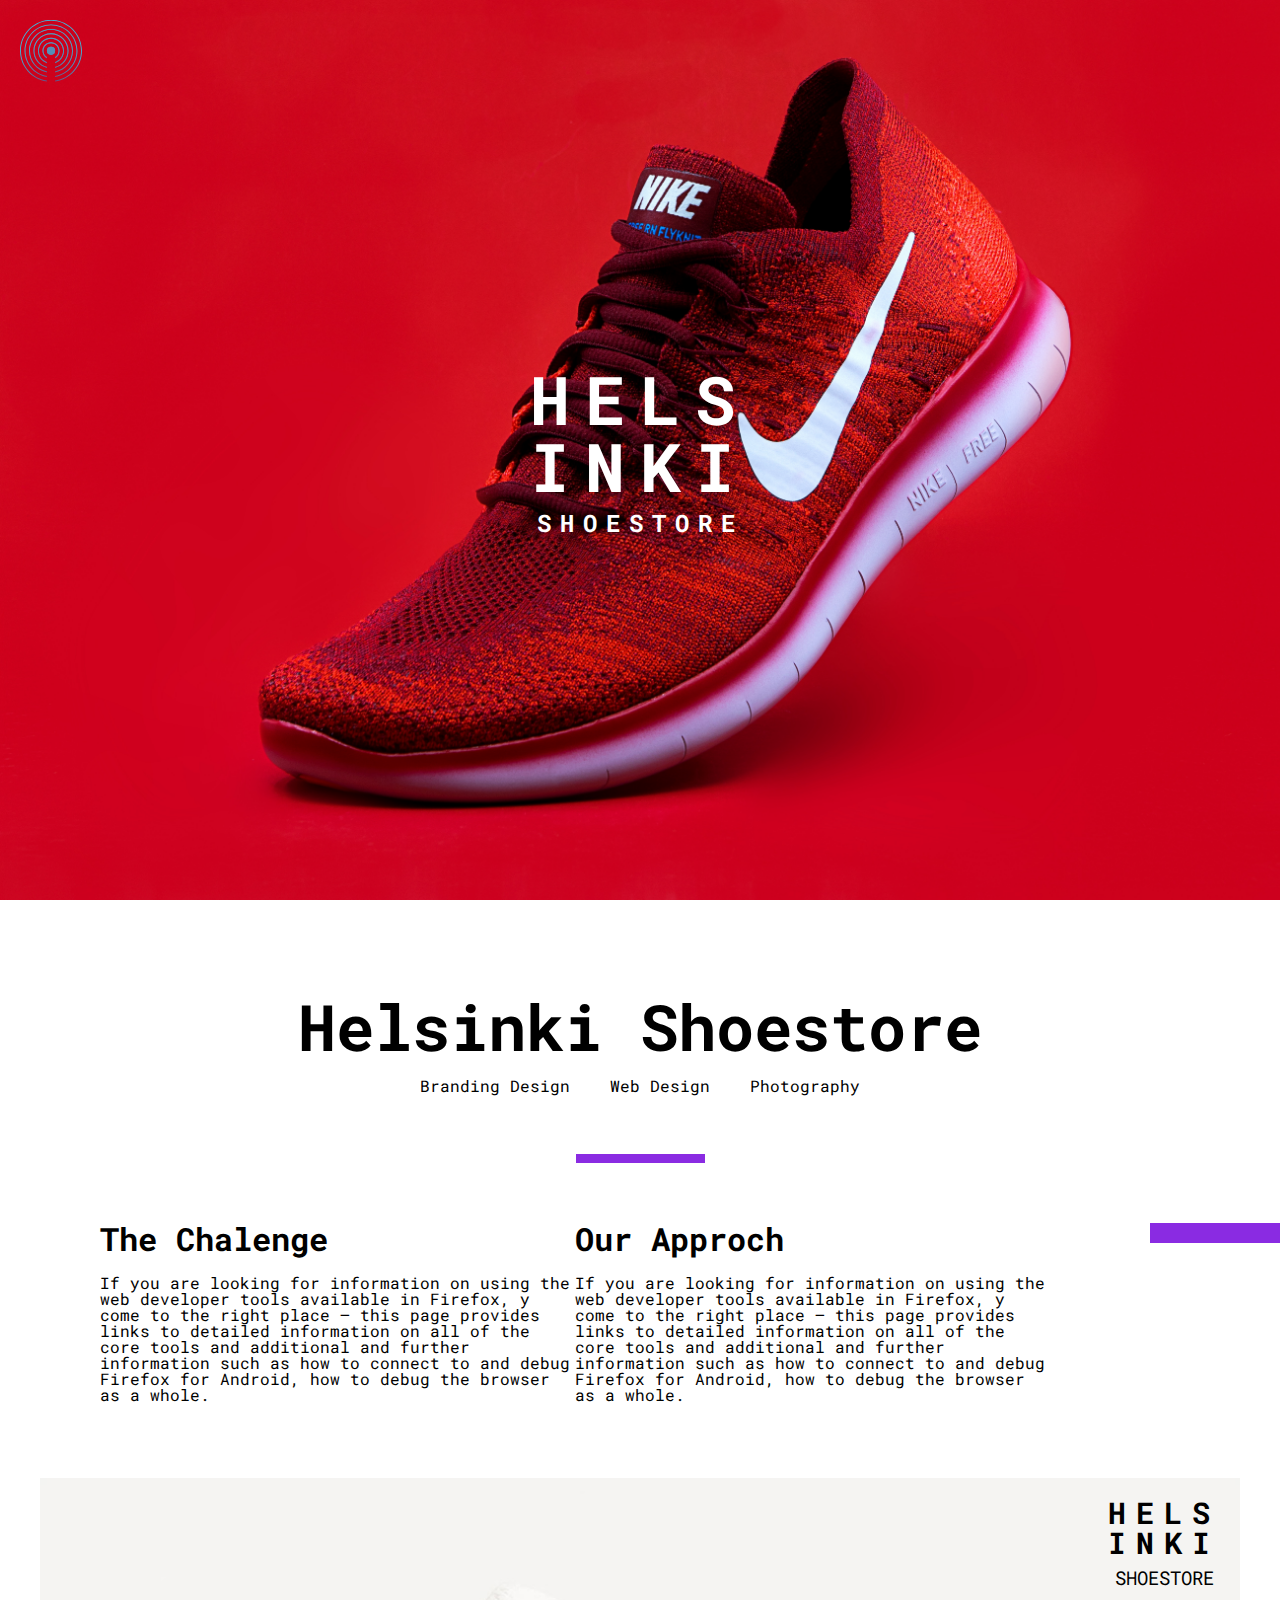
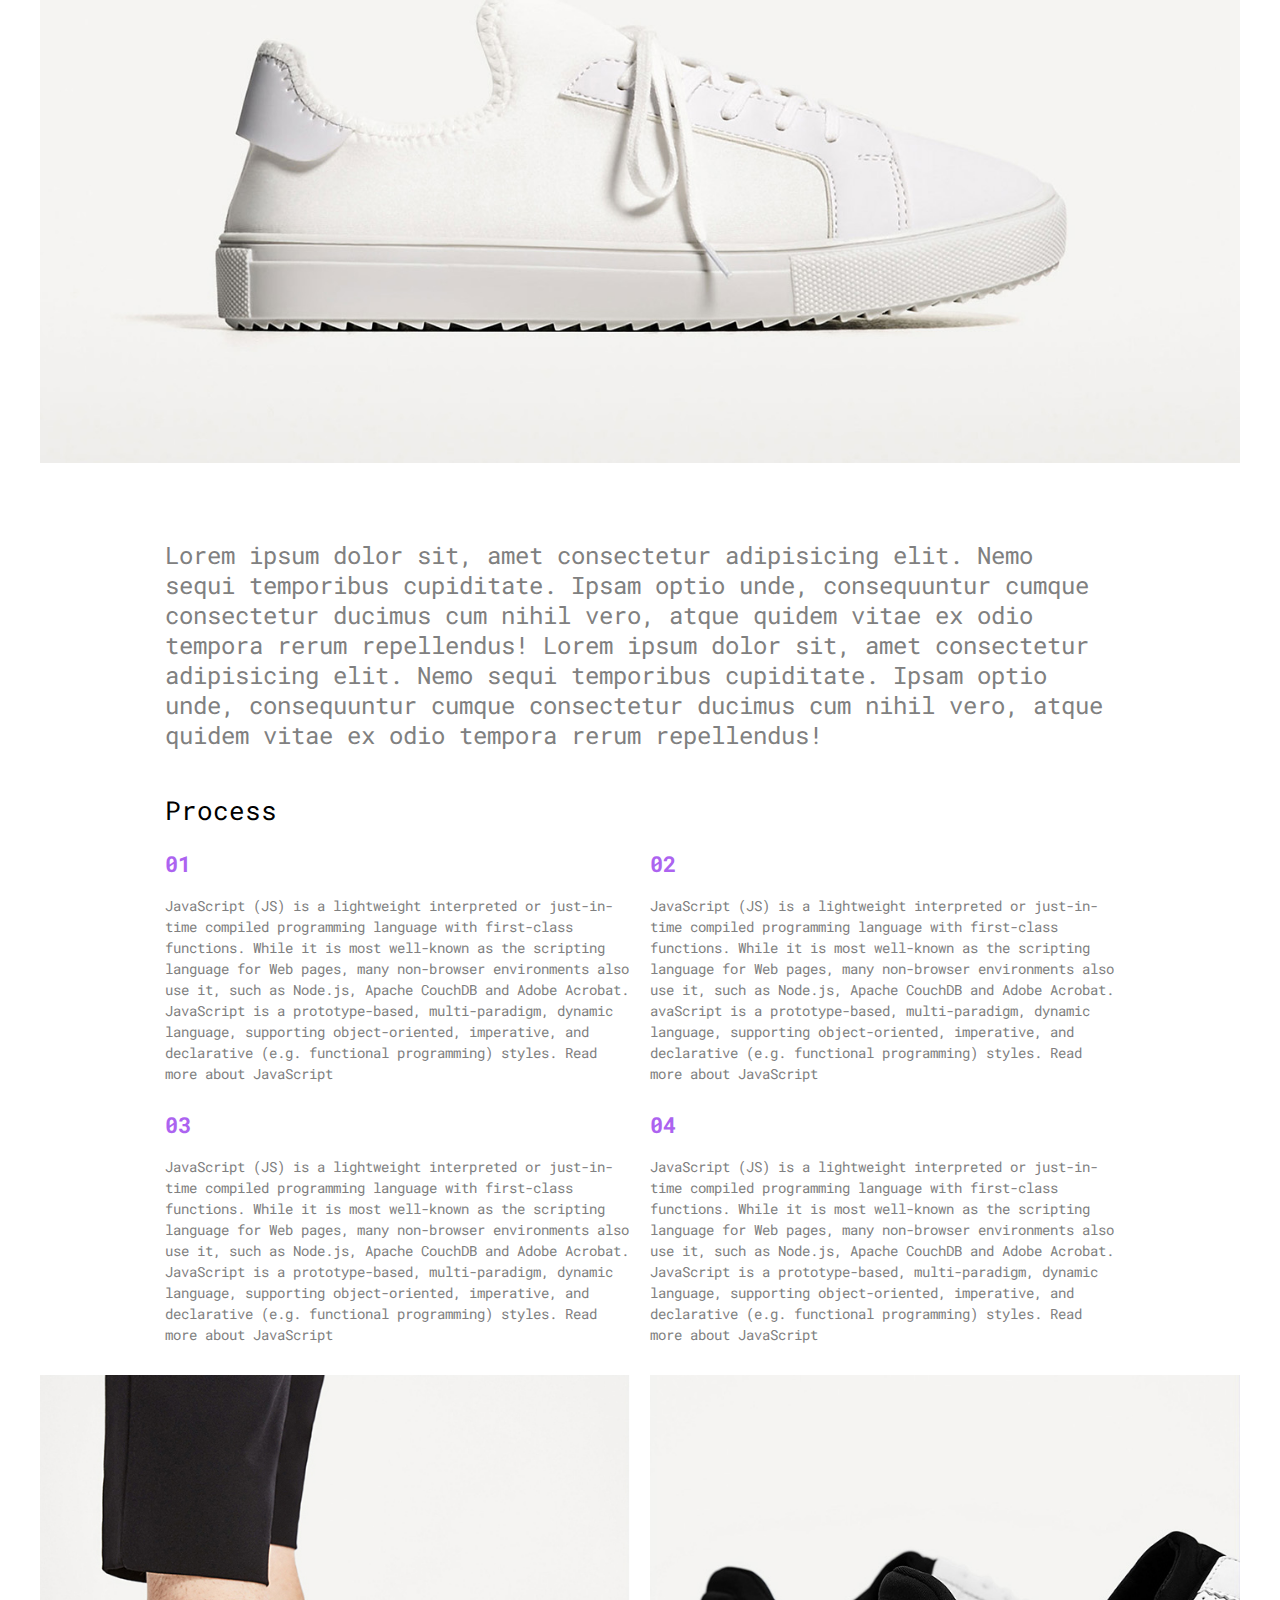
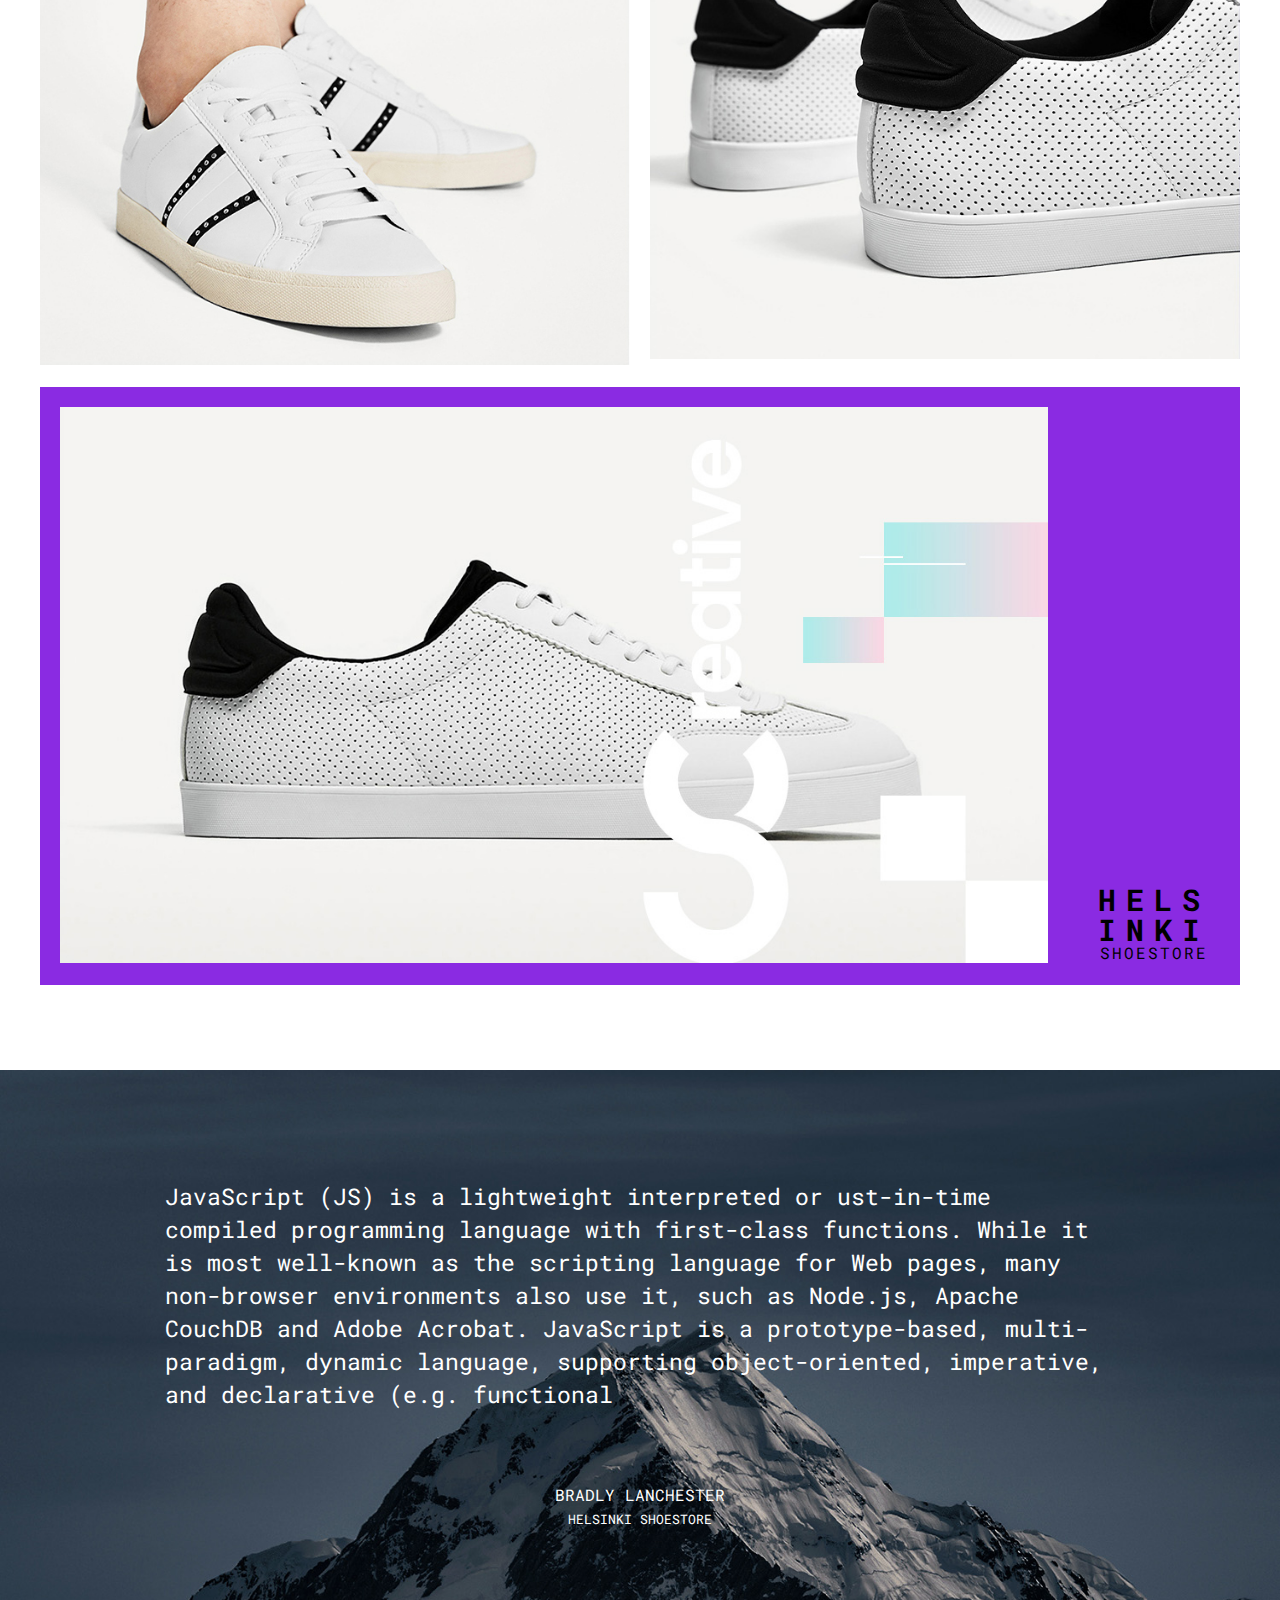
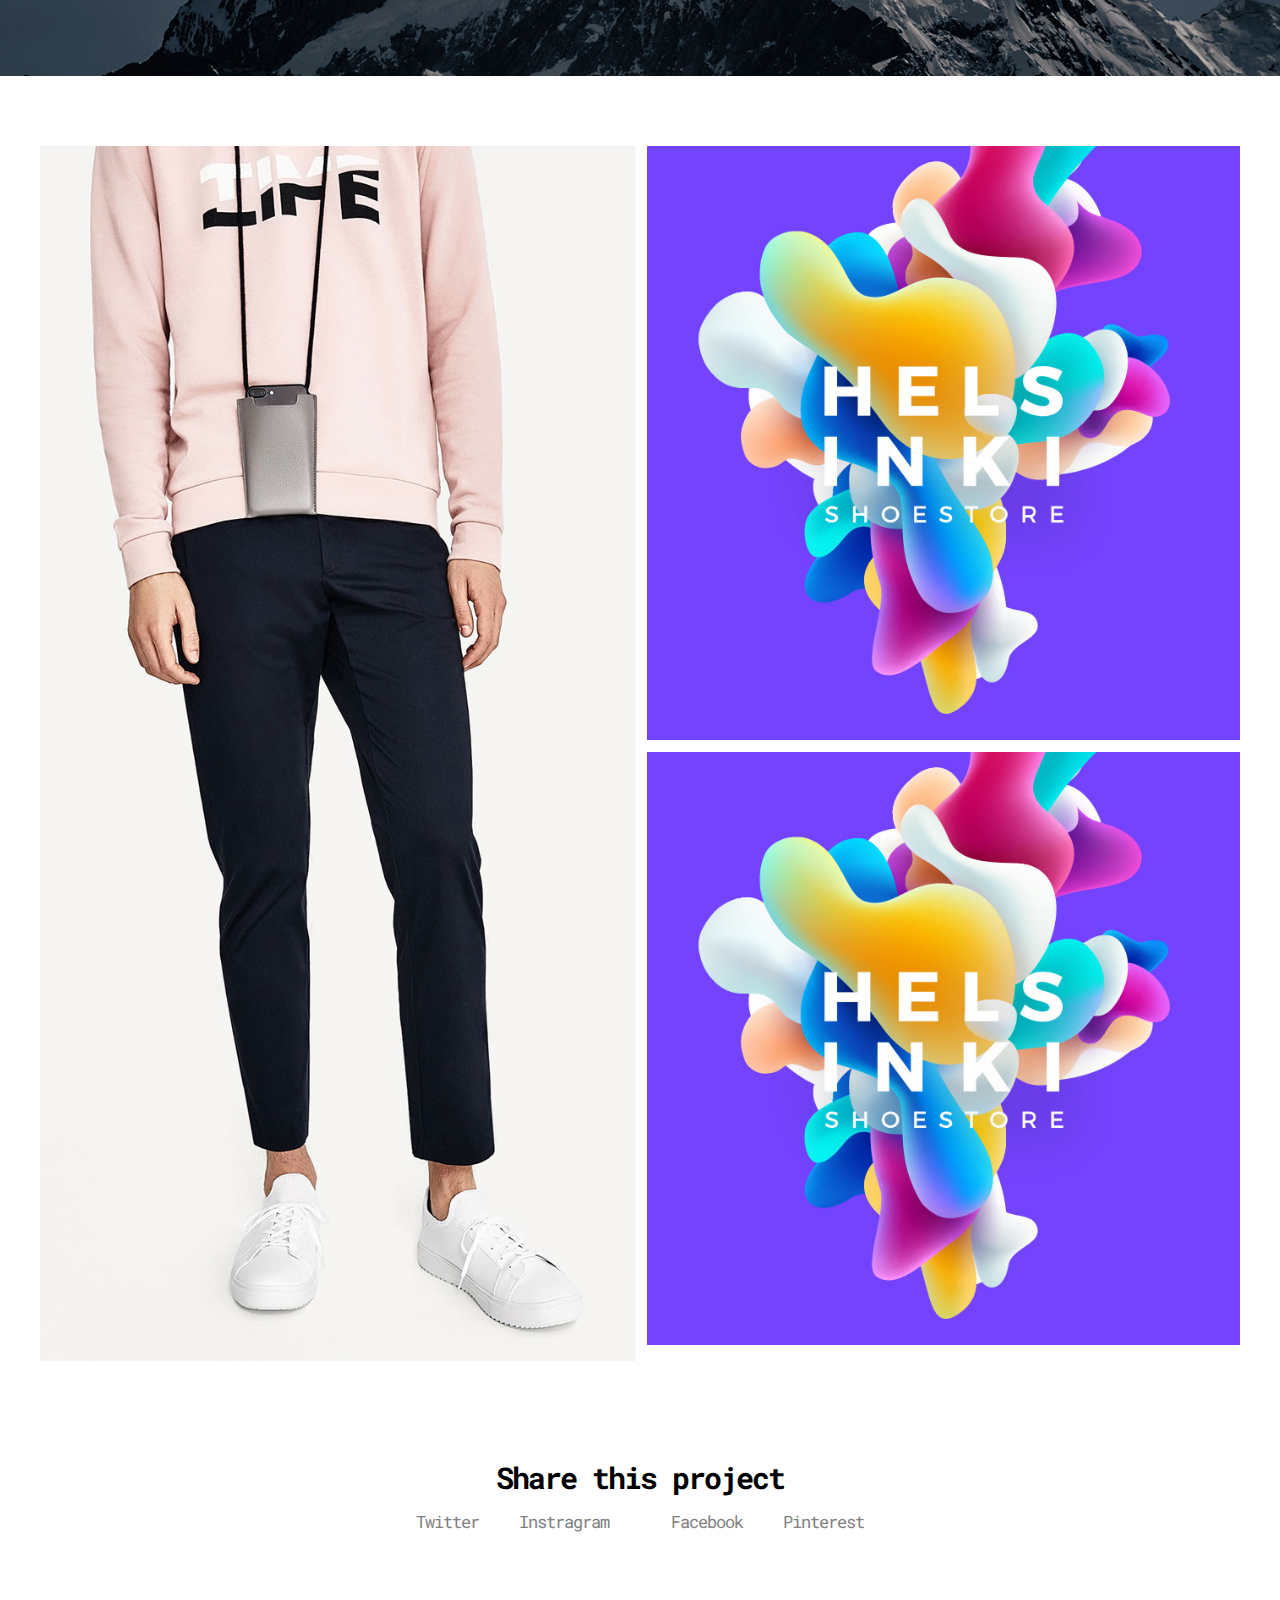
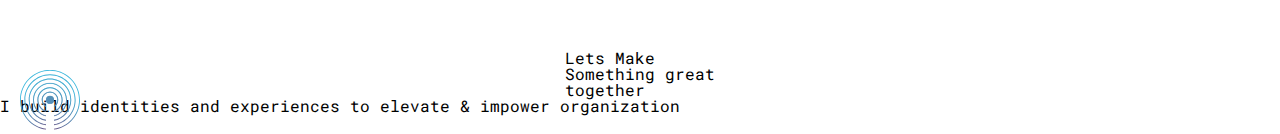
<file: index.html>
<!DOCTYPE html>
<html lang="en">
<head>
    <meta charset="UTF-8">
    <meta name="viewport" content="width=device-width, initial-scale=1.0">
    <meta http-equiv="X-UA-Compatible" content="ie=edge">
    <title>Document</title>
    <link rel="stylesheet" href="assets/css/css-reset.css">
    <link href="https://fonts.googleapis.com/css?family=Roboto+Mono" rel="stylesheet">
    <link rel="stylesheet" href="https://use.fontawesome.com/releases/v5.8.1/css/all.css" 
     integrity="sha384-50oBUHEmvpQ+1lW4y57PTFmhCaXp0ML5d60M1M7uH2+nqUivzIebhndOJK28anvf" 
     crossorigin="anonymous">
    <link rel="stylesheet" href="assets/css/style.css">
</head>
<body>
    <section class="hero">
        <button class="burger-menu">
            <i class="fas fa-align-justify"></i>
        </button>
        <div class="logo">
            <a href="#"><img src="assets/img/logo.svg" alt="logo"></a>
        </div>
        <div class="hero-content">
            <h1>hels<br>inki</h1>
            <p>Shoestore</p>
        </div>
        <button class="angle-down">
            <i class="fas fa-angle-down"></i>
        </button>
    </section>
    <section class="feature-section">
        <div class="feature-content">
            <h2 class="title">Helsinki Shoestore</h2>
            <ul class="navigation"> 
               <li>Branding Design</li> 
               <li>Web Design</li>
               <li> Photography</li> 
            </ul>
        </div>
        <div class="text-center">
            <div class="devider"></div>
        </div>
        <div class="goal">
            <div class="goal-wraper container">
                <div class="wrap-content">
                    <h3>The Chalenge</h3>
                    <p>
                        If you are looking for information on using
                        the web developer tools available in Firefox,
                        y come to the right place — this page provides
                        links to detailed information on all of the core
                        tools and additional and further information such
                        as how to connect to and debug Firefox for Android,
                        how to debug the browser as a whole.
                    </p>
                </div>
                <div class="wrap-content">
                    <h3>Our Approch</h3>
                    <p>
                        If you are looking for information on using
                        the web developer tools available in Firefox,
                        y come to the right place — this page provides
                        links to detailed information on all of the core
                        tools and additional and further information such
                        as how to connect to and debug Firefox for Android,
                        how to debug the browser as a whole. 
                    </p>
                </div>
            </div>
            <div class="text-side">
                <div class="side-devider"></div>
            </div>
        </div>
    </section>
    <section class="sec-hero">
        <div class="container-big">
            <div class="sec-hero-baner">
                <img src="assets/img/sec-hero-baner.jpg" alt="">
                <div class="sec-content">
                    <h2>Hels<br>inki</h2>
                    <p>Shoestore</p>
                </div>
            </div>
        </div>
    </section>
    <section class="conpany-vission">
        <div class="vission container">
            <p>
                Lorem ipsum dolor sit, amet consectetur adipisicing elit. 
                Nemo sequi temporibus cupiditate. Ipsam optio unde, 
                consequuntur cumque consectetur ducimus cum nihil vero, 
                atque quidem vitae ex odio tempora rerum repellendus!
                Lorem ipsum dolor sit, amet consectetur adipisicing elit. 
                Nemo sequi temporibus cupiditate. Ipsam optio unde, 
                consequuntur cumque consectetur ducimus cum nihil vero, 
                atque quidem vitae ex odio tempora rerum repellendus!
            </p>
        </div>
    </section>
    <section class="process-section container">
        <h2>Process</h2>
        <div class="wrap-process">
            <div class="process">
                <h3>01</h3>
                <p>     
                    JavaScript (JS) is a lightweight interpreted or
                    just-in-time compiled programming language with
                    first-class functions. While it is most well-known
                    as the scripting language for Web pages,
                    many non-browser environments also use it,
                    such as Node.js, Apache CouchDB and Adobe Acrobat.
                    JavaScript is a prototype-based, multi-paradigm, dynamic
                    language, supporting object-oriented, imperative, and declarative
                    (e.g. functional
                    programming) styles. Read more about JavaScript
                </p>
            </div>
            <div class="process">
                <h3>02</h3>
                <p>     
                    JavaScript (JS) is a lightweight interpreted or
                    just-in-time compiled programming language with
                    first-class functions. While it is most well-known
                    as the scripting language for Web pages,
                    many non-browser environments also use it,
                    such as Node.js, Apache CouchDB and Adobe Acrobat.
                    avaScript is a prototype-based, multi-paradigm, dynamic
                    language, supporting object-oriented, imperative, and declarative
                    (e.g. functional
                    programming) styles. Read more about JavaScript
                </p>
            </div>
            <div class="process">
                <h3>03</h3>
                <p>     
                    JavaScript (JS) is a lightweight interpreted or
                    just-in-time compiled programming language with
                    first-class functions. While it is most well-known
                    as the scripting language for Web pages,
                    many non-browser environments also use it,
                    such as Node.js, Apache CouchDB and Adobe Acrobat.
                    JavaScript is a prototype-based, multi-paradigm, dynamic
                    language, supporting object-oriented, imperative, and declarative
                    (e.g. functional
                    programming) styles. Read more about JavaScript
                </p>
            </div>
            <div class="process">
                    <h3>04</h3>
                    <p>     
                        JavaScript (JS) is a lightweight interpreted or
                        just-in-time compiled programming language with
                        first-class functions. While it is most well-known
                        as the scripting language for Web pages,
                        many non-browser environments also use it,
                        such as Node.js, Apache CouchDB and Adobe Acrobat.
                        JavaScript is a prototype-based, multi-paradigm, dynamic
                        language, supporting object-oriented, imperative, and declarative
                        (e.g. functional
                        programming) styles. Read more about JavaScript
                    </p>
            </div>
        </div>
    </section>
    <section class="seection-shoe">
        <div class="container-big">
            <div class="shoecase">
                <div class="item">
                    <img src="assets/img/shoecase-item1.jpg" alt="">
                </div>
                <div class="item">
                    <img src="assets/img/shoecase-item2.jpg" alt="">
                </div>
            </div>
        </div>
    </section>
    <section class="reactive">
        <div class="container-big">
            <div class="banner-wraper">
                <div>
                    <img src="assets/img/reactive.jpg" alt="">
                </div>
                <div class="posstion-bottom">
                    <div class="banner-content">
                        <h2>hels<br>inki</h2>
                        <p>shoestore</p>
                    </div>
                </div>
            </div>
        </div>
    </section>
    <section class="section-layout">
        <div class="section-layout-banner">
            <div class="layout container">
                <p>
                    JavaScript (JS) is a lightweight interpreted or
                    ust-in-time compiled programming language with
                    first-class functions. While it is most well-known
                    as the scripting language for Web pages,
                    many non-browser environments also use it,
                    such as Node.js, Apache CouchDB and Adobe Acrobat.
                    JavaScript is a prototype-based, multi-paradigm, dynamic
                    language, supporting object-oriented, imperative, and declarative
                    (e.g. functional
                </p>
            </div>
            <div class="layout-content">
                <h4>bradly lanchester</h4>
                <p>Helsinki shoestore</p>
            </div>
            <button class="ellips">
                <i class="fas fa-ellipsis-h"></i>
            </button>
        </div>
    </section>
    <section class="section-vedio">
        <div class="container-big">
            <div class="vedio">
                <div class="left-banner">
                    <img src="assets/img/left-banner.jpg" alt="">
                </div>
                <div class="right-banner">
                    <div class="top-banner">
                        <img src="assets/img/rightb-bottom.jpg" alt="">
                    </div>
                    <div class="bottom-banner">
                        <img src="assets/img/rightb-bottom.jpg" alt="">
                    </div>
                </div>
            </div>
        </div>
    </section>
    <section class="share-section">
        <h2>Share this project</h2>
        <ul>
            <li><a href="#">Twitter</a></li>
            <li><a href="#">Instragram</a></li>
            <li><a href="#"><button class="f-icon"><i class="fab fa-facebook-f"></i></button>Facebook</a></li>
            <li><a href="#">Pinterest</a></li>
        </ul>
    </section>
    <section class="lets-together">
        <div class="together-make">
            <div class="togetger container-big">
                    <div class="together-logo">
                        <a href="#"><img src="assets/img/logo.svg" alt="logo"></a>
                    </div>
                    <div class="together-content">
                        <h2>Lets Make<br>Something great<br>together</h2>
                    </div>
            </div>
            <div class="lets-devider">
                <div class="lets-vartical-devider"></div>
            </div>
        </div>
        <p>I build identities and experiences to elevate & impower organization</p>
    </section>
   
</body>
</html>
</file>
<file: assets/css/style.css>
*{
    box-sizing: border-box;
}
body{
    font-family: 'Roboto Mono', monospace;
}
img{
    max-width: 100%;
}
.hero{
    background: url(../img/hero-banner.jpg);
    background-size: cover;
    height: 100vh;
    display: flex;
    justify-content: center;
    align-items: center;
    text-align: center;
    color: white;
    text-transform: uppercase;
}
.hero .hero-content h1{
    font-size: 67px;
    font-weight: bold;
    letter-spacing: 15px;
}
.hero .hero-content p{
    font-size: 24px;
    font-weight: bold;
    letter-spacing: 9px;
    margin-top: 11px;
}
.burger-menu{
    position: absolute;
    font-size: 25px;
    background-color: transparent;
    color: white;
    top: 20px;
    right: 20px;
    border: 0;
}
.logo{
    position: absolute;
    top: 20px;
    left: 20px;
}
.logo img{
    width: 62px;
}
.angle-down{
    position: absolute;
    bottom: 20px;
    background-color: transparent;
    color: white;
    border: 0;
    font-size: 20px;
}
.feature-section{
    text-align: center;
    margin-top: 94px;
}
.feature-content .title{
    font-size: 64px;
    font-weight: bold;
}
.feature-content .sub-title{
    font-size: 19px;
    color: gray;
    margin-top: 20px;
}
.container{
    max-width: 950px;
    margin: auto;
}
.text-center{
    display: flex;
    justify-content: center;
}
.devider{
    width: 129px;
    height: 9px;
    background-color: blueviolet;
    margin: 60px 0;
}
.goal{
    text-align: left;
    display: flex;
}
.goal-wraper{
    display: flex;
    justify-content: space-between;
}
.wrap-content h3{
    font-size: 32px;
    font-weight: bold;
    margin-bottom: 20px;
}
.navigation{
    display:flex;
    justify-content: center;
    margin-top: 20px;
}
.navigation li{
    margin:0 20px;
}
.text-side{
    display: inline-block
}
.side-devider{
    width: 130px;
    height: 20px;
    background-color: blueviolet;
}
.sec-hero{
    margin: 75px 0px;
    text-align: center;
    text-transform: uppercase;
}
.container-big {
    max-width: 1200px;
    margin: auto;
}
.sec-hero-baner{
    position: relative;

}
.sec-hero-baner .sec-content{
    position: absolute;
    top :20px;
    right: 20px;
}
.sec-content h2{
    font-size: 30px;
    font-weight: bold;
    letter-spacing: 10px;
}
.sec-content p{
    font-size: 19px;
    margin-top: 10px;
}
.vission{
    font-size: 24px;
    line-height: 30px;
    color: gray;
    margin-bottom: 47px;
}
.process-section h2{
    font-size: 26px;
    margin: 30px 0;
}
.wrap-process{
    display: flex;
    justify-content: space-between;
    flex-wrap: wrap;
}
.wrap-process .process{
    margin-bottom: 30px;
    width: calc(50% - 10px);
}
.wrap-process .process h3{
    margin-bottom: 20px;
    font-size: 22px;
    font-weight: bold;
    color: rgb(172, 99, 240);
}
.wrap-process .process p{
    font-size: 14px;
    line-height: 21px;
    color: gray;
}
.shoecase{
    margin-bottom: 20px;
    display: flex;
    justify-content: space-between;

}
.shoecase .item{
    width: calc(50% - 10px);
}
.banner-wraper{
    background-color: blueviolet;
    display: flex;
    align-items: flex-end;
    
}
.posstion-bottom{
    margin-bottom: 24px;
}

.banner-content{
    margin: 30px 30px 0 30px;
    text-transform: uppercase;
    text-align: center;
}
.banner-wraper img{
    padding: 20px;
}
.banner-content h2{
    font-size: 30px;
    font-weight: bold;
    letter-spacing: 10px;
}
.banner-content p{
    font-size: 16px;
    letter-spacing: 2px;
}
.section-layout{
    background: url(../img/tyler-lastovich-1482288-unsplash.jpg);
    background-size: 100%;
    color: white;
    font-size: 20px;
    padding-top: 110px;
    display: flex;
    justify-content: center;
    padding-bottom: 150px;
    margin-top: 85px;
    position: relative;
}
.layout p{
    font-size: 23px;
    line-height: 33px;
}
.layout-content{
    text-transform: uppercase;
    margin-top: 76px;
    text-align: center;
}
.layout-content h4{
    font-size: 16px;
    margin-bottom: 10px;
}
.layout-content p{
    font-size: 13px;
}
.ellips{
    position: absolute;
    bottom: 25px;
    right: 663px;
    background-color: transparent;
    border: 0;
    font-size: 30px;
    color: white;
}
.vedio{
    display: flex;
    margin-top: 70px;
    justify-content: space-between;
}
.right-banner{
    margin-left: 10px;
}
.right-banner .top-banner{
    margin-bottom: 10px;
}
.share-section{
    text-align: center;
    margin: 100px;
}
.share-section h2{
    font-size: 30px;
    font-weight: bold;
    letter-spacing: -2px;
}
.share-section ul{
    display: flex;
    justify-content: center;
}
.share-section ul li a{
 text-decoration: none;
 color:gray;
}
.share-section ul li a:hover{
    color: rgb(18, 13, 22);
}
.share-section ul li{
    margin: 20px;
    font-size: 17px;
    letter-spacing: -1px;
}
.share-section ul li .f-icon{
    background-color: transparent;
    border: 0;
    margin-right: 10px;
}
.together-make{
    display: flex;
    justify-content: center;
    position: relative;
}
.together{
    display: flex;
    justify-content: space-between;
}
.together-logo {
    position: absolute;
    top: 20px;
    left:20px;
    width: 60px;
}
.together-content{
    text-align: left;
}
</file>
